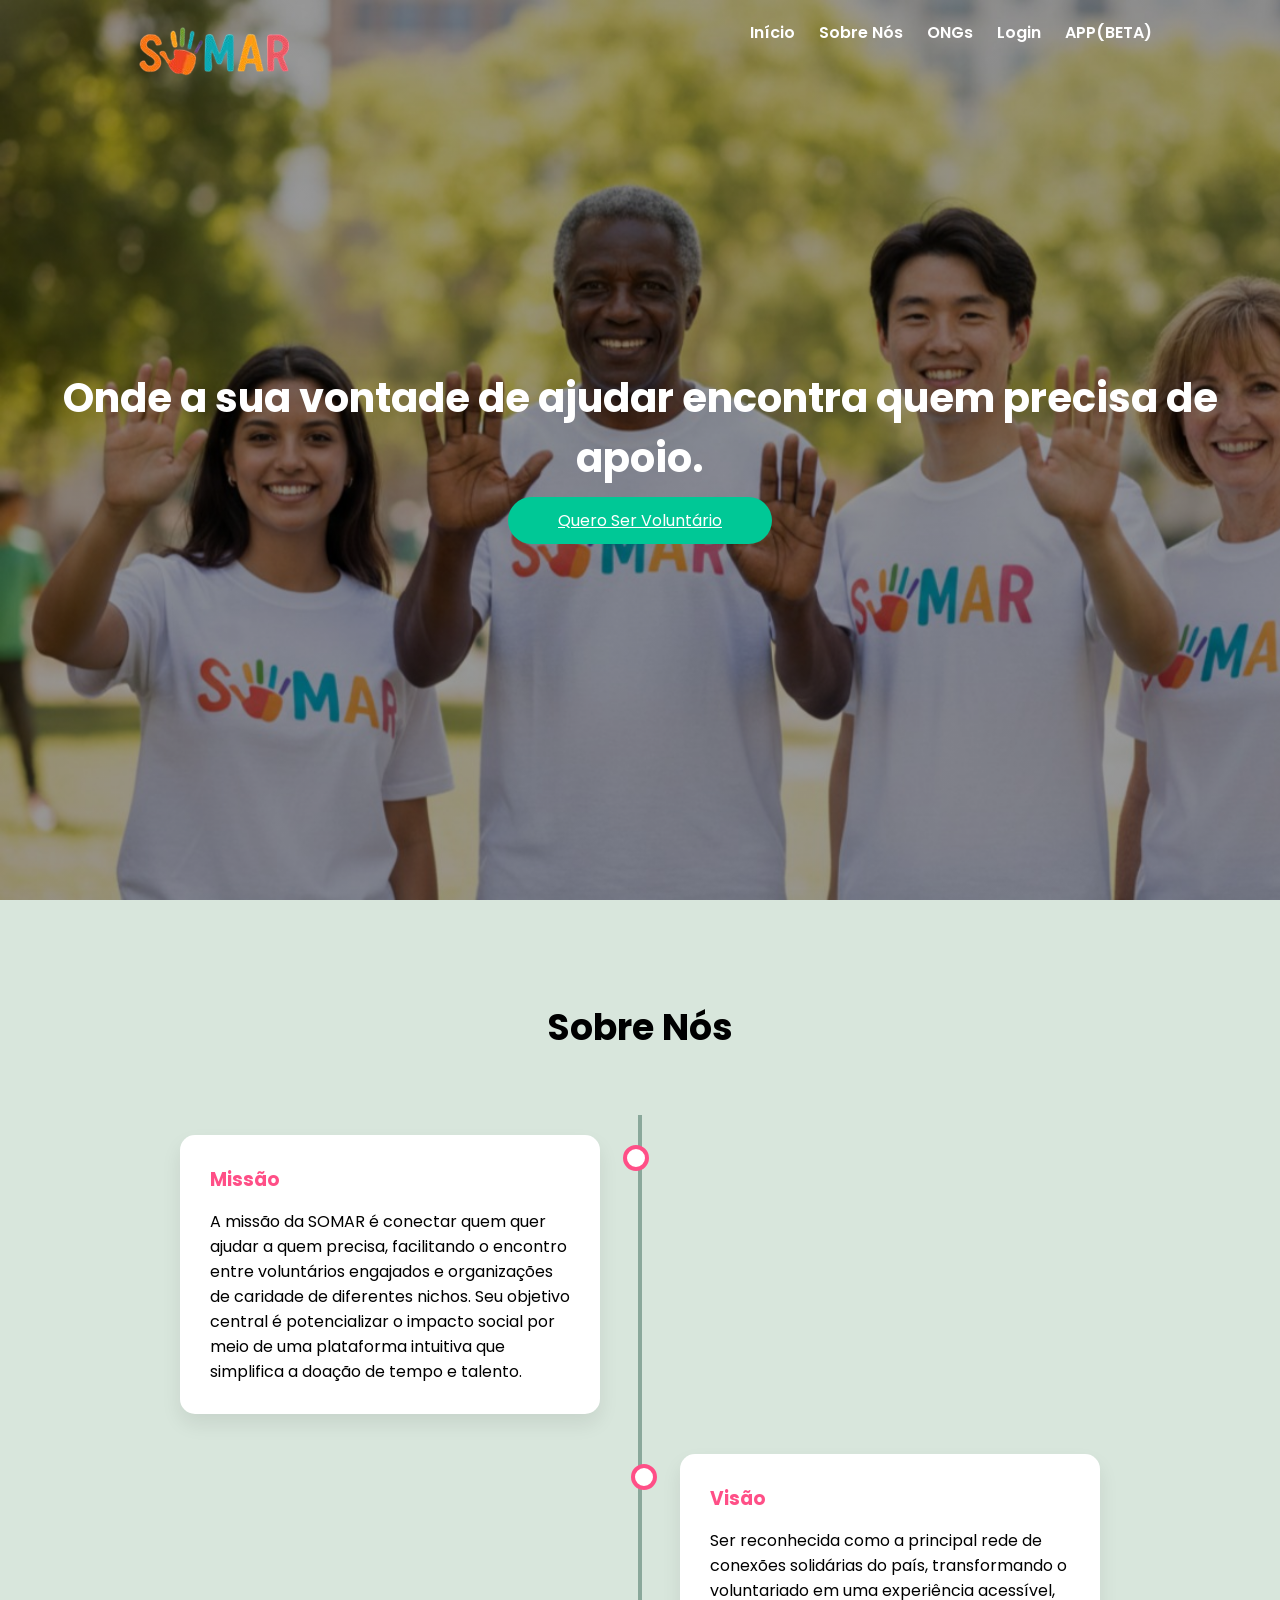
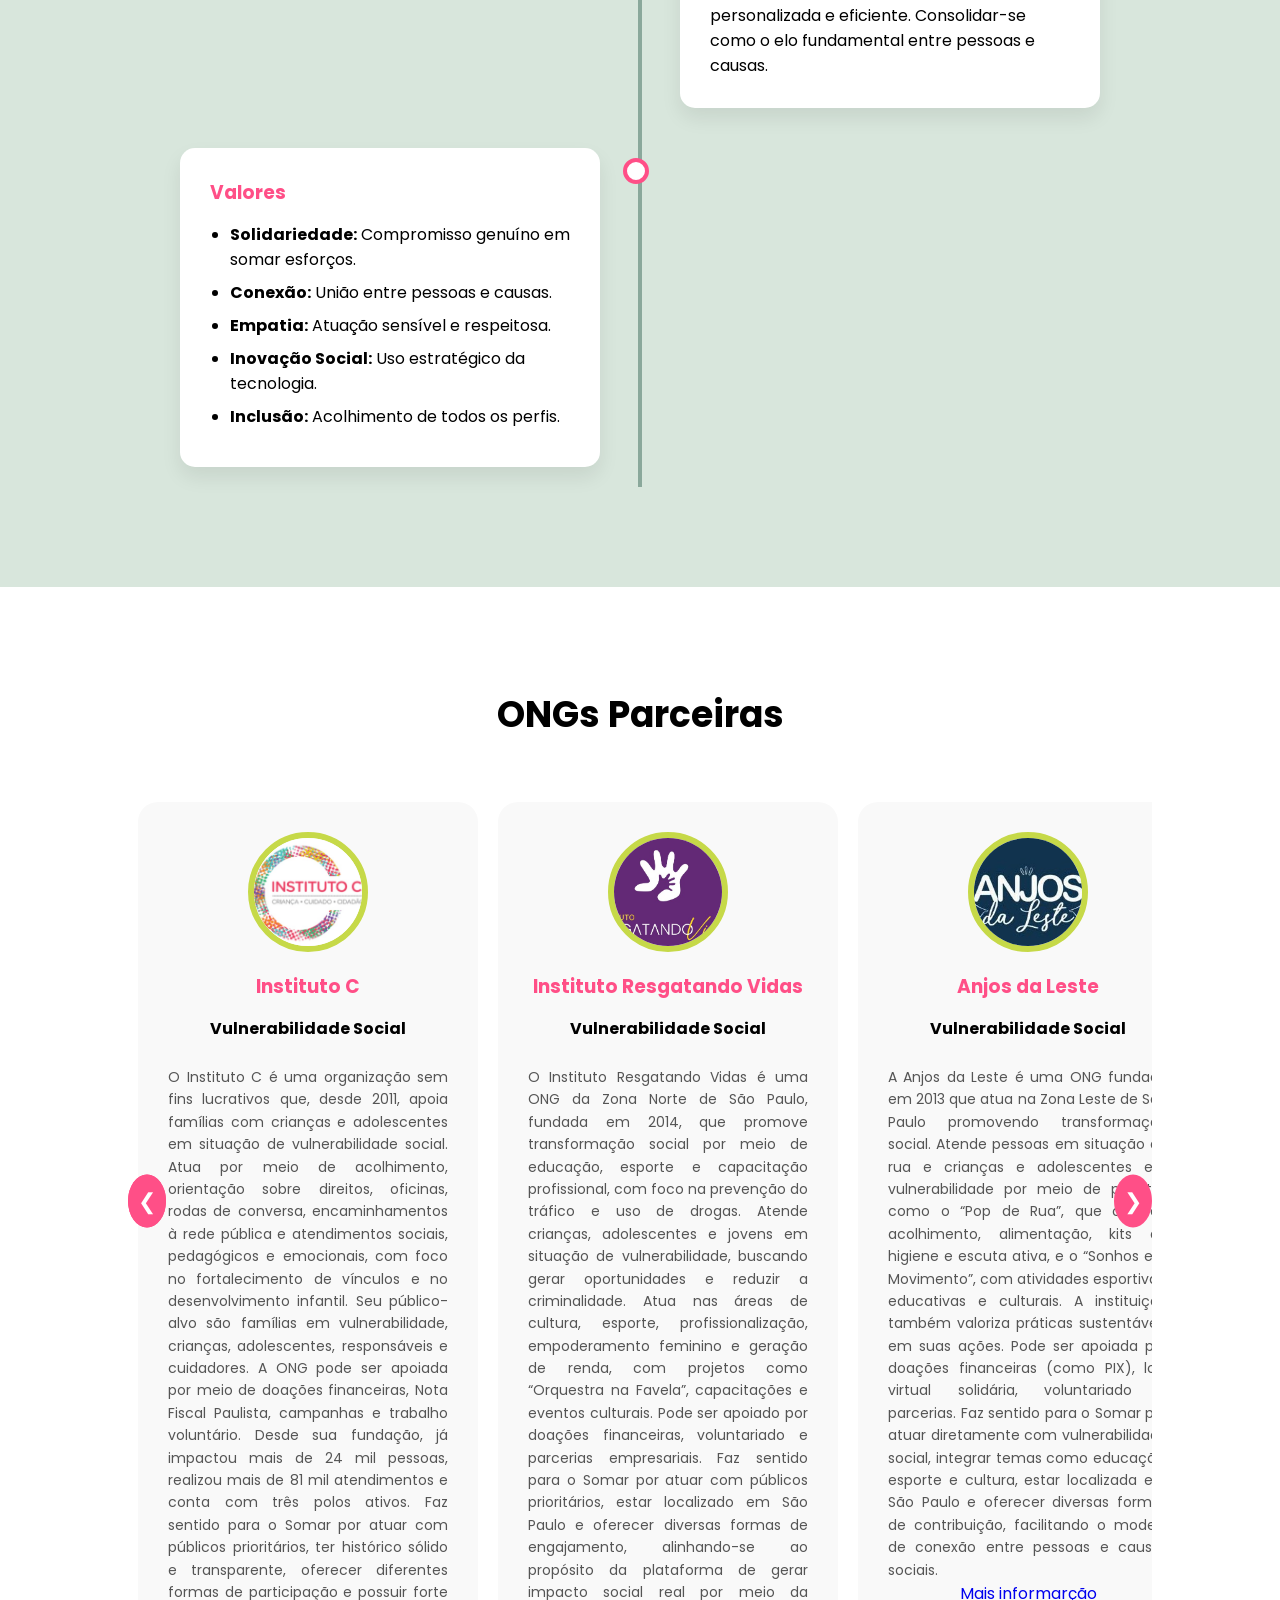
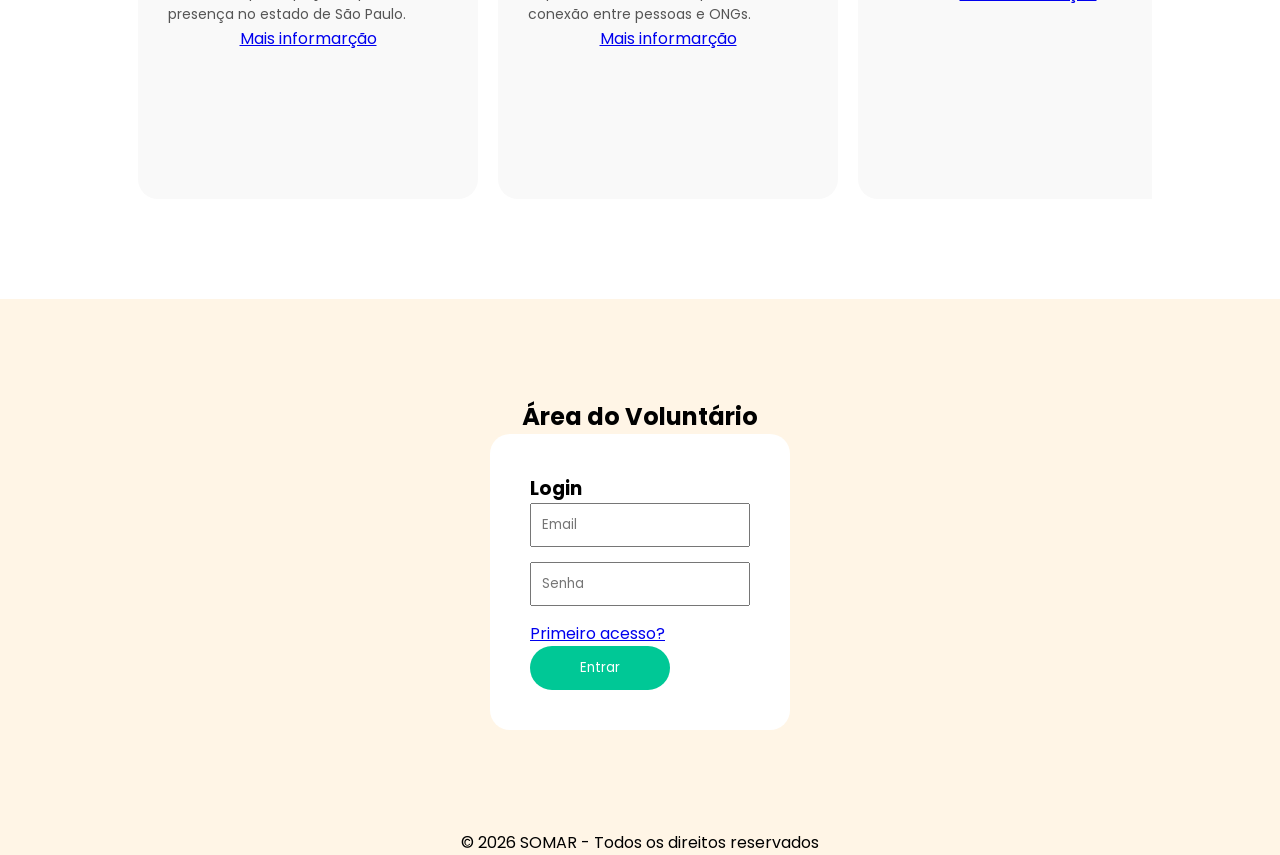
<file: SOMAR-site/somarsiteoficial/index.html>
<!doctype html>
<html lang="pt-br">
  <head>
    <meta charset="UTF-8" />
    <title>SOMAR - Conectando Solidariedade</title>
    <link rel="stylesheet" href="style.css" />
    <link
      href="https://fonts.googleapis.com/css2?family=Poppins:wght@300;400;600;700&display=swap"
      rel="stylesheet"
    />
    <link href="app.html" rel="stylesheet" />
  </head>
  <body>
    <header id="header">
      <div class="logo">
        <img src="images/logo.png" />
      </div>
      <nav>
        <a href="#inicio" class="nav-link">Início</a>
        <a href="#sobre" class="nav-link">Sobre Nós</a>
        <a href="#ongs" class="nav-link">ONGs</a>
        <a href="#login" class="nav-link">Login</a>
        <a href="app.html" class="nav-link">APP(BETA)</a>
      </nav>
    </header>

    <section id="inicio" class="hero">
      <div class="hero-text">
        <h1>Onde a sua vontade de ajudar encontra quem precisa de apoio.</h1>
        <a href="#login" class="btn">Quero Ser Voluntário</a>
      </div>
    </section>

    <section id="sobre" class="sobre-timeline">
      <h2 class="titulo-sobre">Sobre Nós</h2>

      <div class="timeline">
        <div class="container left">
          <div class="content">
            <h3>Missão</h3>
            <p>
              A missão da SOMAR é conectar quem quer ajudar a quem precisa,
              facilitando o encontro entre voluntários engajados e organizações
              de caridade de diferentes nichos. Seu objetivo central é
              potencializar o impacto social por meio de uma plataforma
              intuitiva que simplifica a doação de tempo e talento.
            </p>
          </div>
        </div>

        <div class="container right">
          <div class="content">
            <h3>Visão</h3>
            <p>
              Ser reconhecida como a principal rede de conexões solidárias do
              país, transformando o voluntariado em uma experiência acessível,
              personalizada e eficiente. Consolidar-se como o elo fundamental
              entre pessoas e causas.
            </p>
          </div>
        </div>

        <div class="container left">
          <div class="content">
            <h3>Valores</h3>
            <ul>
              <li>
                <strong>Solidariedade:</strong> Compromisso genuíno em somar
                esforços.
              </li>
              <li><strong>Conexão:</strong> União entre pessoas e causas.</li>
              <li><strong>Empatia:</strong> Atuação sensível e respeitosa.</li>
              <li>
                <strong>Inovação Social:</strong> Uso estratégico da tecnologia.
              </li>
              <li>
                <strong>Inclusão:</strong> Acolhimento de todos os perfis.
              </li>
            </ul>
          </div>
        </div>
      </div>
    </section>

    <section id="ongs" class="ongs-section">
      <h2 class="titulo-ongs">ONGs Parceiras</h2>

      <div class="carousel-wrapper">
        <button class="carousel-btn prev" onclick="moveCarousel(-1)">❮</button>

        <div class="carousel-track" id="carouselTrack">
          <div class="ong-card">
            <div class="ong-img">
              <img src="images/c.png" alt="" />
            </div>
            <h3>Instituto C</h3>
            <h4>Vulnerabilidade Social</h4>
            <br />
            <p>
              O Instituto C é uma organização sem fins lucrativos que, desde
              2011, apoia famílias com crianças e adolescentes em situação de
              vulnerabilidade social. Atua por meio de acolhimento, orientação
              sobre direitos, oficinas, rodas de conversa, encaminhamentos à
              rede pública e atendimentos sociais, pedagógicos e emocionais, com
              foco no fortalecimento de vínculos e no desenvolvimento infantil.
              Seu público-alvo são famílias em vulnerabilidade, crianças,
              adolescentes, responsáveis e cuidadores. A ONG pode ser apoiada
              por meio de doações financeiras, Nota Fiscal Paulista, campanhas e
              trabalho voluntário. Desde sua fundação, já impactou mais de 24
              mil pessoas, realizou mais de 81 mil atendimentos e conta com três
              polos ativos. Faz sentido para o Somar por atuar com públicos
              prioritários, ter histórico sólido e transparente, oferecer
              diferentes formas de participação e possuir forte presença no
              estado de São Paulo.
            </p>
            <a href="https://institutoc.org.br/">Mais informarção</a>
          </div>

          <div class="ong-card">
            <div class="ong-img">
              <img src="images/vidas.png" alt="" />
            </div>
            <h3>Instituto Resgatando Vidas</h3>
            <h4>Vulnerabilidade Social</h4>
            <br />
            <p>
              O Instituto Resgatando Vidas é uma ONG da Zona Norte de São Paulo,
              fundada em 2014, que promove transformação social por meio de
              educação, esporte e capacitação profissional, com foco na
              prevenção do tráfico e uso de drogas. Atende crianças,
              adolescentes e jovens em situação de vulnerabilidade, buscando
              gerar oportunidades e reduzir a criminalidade. Atua nas áreas de
              cultura, esporte, profissionalização, empoderamento feminino e
              geração de renda, com projetos como “Orquestra na Favela”,
              capacitações e eventos culturais. Pode ser apoiado por doações
              financeiras, voluntariado e parcerias empresariais. Faz sentido
              para o Somar por atuar com públicos prioritários, estar localizado
              em São Paulo e oferecer diversas formas de engajamento,
              alinhando-se ao propósito da plataforma de gerar impacto social
              real por meio da conexão entre pessoas e ONGs.
            </p>
            <a href="https://www.institutoresgatandovidas.org.br/"
              >Mais informarção</a
            >
          </div>

          <div class="ong-card">
            <div class="ong-img">
              <img src="images/leste.png" alt="" />
            </div>
            <h3>Anjos da Leste</h3>
            <h4>Vulnerabilidade Social</h4>
            <br />
            <p>
              A Anjos da Leste é uma ONG fundada em 2013 que atua na Zona Leste
              de São Paulo promovendo transformação social. Atende pessoas em
              situação de rua e crianças e adolescentes em vulnerabilidade por
              meio de projetos como o “Pop de Rua”, que oferece acolhimento,
              alimentação, kits de higiene e escuta ativa, e o “Sonhos em
              Movimento”, com atividades esportivas, educativas e culturais. A
              instituição também valoriza práticas sustentáveis em suas ações.
              Pode ser apoiada por doações financeiras (como PIX), loja virtual
              solidária, voluntariado e parcerias. Faz sentido para o Somar por
              atuar diretamente com vulnerabilidade social, integrar temas como
              educação, esporte e cultura, estar localizada em São Paulo e
              oferecer diversas formas de contribuição, facilitando o modelo de
              conexão entre pessoas e causas sociais.
            </p>
            <a href="https://www.anjosdaleste.org.br/">Mais informarção</a>
          </div>

          <div class="ong-card">
            <div class="ong-img">
              <img src="images/ameo.png" alt="" />
            </div>
            <h3>ASSOCIAÇÃO DA MEDULA ÓSSEA</h3>
            <h4>Saúde</h4>
            <br />
            <p>
              A AMEO (Associação da Medula Óssea) é uma ONG fundada em 2002 que
              atua na conscientização sobre a doação de medula óssea e no
              incentivo ao cadastro de doadores no REDOME. Atende pacientes com
              doenças do sangue, além de familiares e cuidadores, oferecendo
              suporte durante o tratamento. Mantém a “Casinha da AMEO”, que
              oferece hospedagem e acolhimento para pacientes que precisam se
              deslocar para realizar o transplante. Também desenvolve programas
              educativos, capacitação de profissionais e ações para ampliar o
              número de doadores voluntários. Pode ser apoiada por doações
              financeiras, doação de itens para a Casa de Apoio, voluntariado e
              parcerias com empresas. Seu impacto inclui o fortalecimento do
              registro nacional de doadores e o apoio direto a pacientes em
              tratamento. Faz sentido para o Somar por estar localizada em São
              Paulo, ter causa específica e relevante na área da saúde, oferecer
              diferentes formas de engajamento e possuir histórico sólido,
              reforçando a credibilidade da plataforma.
            </p>
            <a href="https://ameo.org.br/">Mais informarção</a>
          </div>

          <div class="ong-card">
            <div class="ong-img">
              <img src="images/cabelegria.png" alt="" />
            </div>
            <h3>CABELEGRIA</h3>
            <h4>Saúde</h4>
            <br />
            <p>
              A Cabelegria é uma ONG que arrecada doações de cabelo para
              produzir e distribuir perucas gratuitas a crianças e mulheres com
              câncer e outras condições que causam queda de cabelo, como
              alopécia e escalpelamento. Suas ações incluem a coleta de mechas
              de cabelo, confecção e entrega gratuita de perucas, campanhas como
              “Adote uma Peruca” e parcerias institucionais para viabilizar a
              produção. Também promove ações itinerantes para ampliar o acesso
              dos pacientes. Pode ser apoiada por doação de cabelo,
              contribuições financeiras, voluntariado e parcerias com empresas.
              Até 2023, já havia arrecadado mais de 420 mil doações de cabelo e
              doado mais de 13 mil perucas, contribuindo para a autoestima e
              qualidade de vida de pacientes em tratamento. Faz sentido para o
              Somar por unir saúde, apoio emocional e transformação social,
              ampliando as possibilidades de engajamento e impacto dentro da
              plataforma.
            </p>
            <a href="https://www.cabelegria.org/">Mais informarção</a>
          </div>

          <div class="ong-card">
            <div class="ong-img">
              <img src="images/sorrir.png" alt="" />
            </div>
            <h3>INSTITUTO SORRIR PARA A VIDA</h3>
            <h4>Saúde</h4>
            <br />
            <p>
              A instituição atende pessoas em situação de vulnerabilidade
              social, especialmente pacientes com câncer e pessoas com
              deficiência que necessitam de tratamento odontológico
              especializado e gratuito. Oferece assistência clínico-odontológica
              com equipe 100% voluntária, garantindo acesso à saúde bucal de
              qualidade para quem geralmente não teria condições de pagar. Pode
              ser apoiada por doações financeiras (PIX, boleto), doação de
              cupons fiscais e voluntariado de dentistas, além de parcerias.
              Fundada em 2007, já realizou diversos atendimentos a pacientes
              vulneráveis. Faz sentido para o Somar por atuar na área da saúde,
              atender público prioritário, oferecer diferentes formas de
              engajamento e estar localizada em São Paulo, facilitando a conexão
              na plataforma.
            </p>
            <a href="https://www.sorrirparavida.org.br/">Mais informarção</a>
          </div>
        </div>

        <!-- <button class="carousel-btn next" onclick="moveCarousel(1)">❯</button> -->

        <button class="carousel-btn prev" onclick="moveCarousel(-1)">❮</button>
        <button class="carousel-btn next" onclick="moveCarousel(1)">❯</button>
      </div>
    </section>

    <section id="login" class="login">
      <h2>Área do Voluntário</h2>

      <div class="form-container">
        <div class="form-box">
          <h3>Login</h3>
          <input type="email" placeholder="Email" />
          <input type="password" placeholder="Senha" />
          <a href="cadastro.html">Primeiro acesso?</a>
          <button class="btn">Entrar</button>
        </div>
      </div>
    </section>

    <footer>
      <p>© 2026 SOMAR - Todos os direitos reservados</p>
    </footer>

    <script src="script.js"></script>
  </body>
</html>
</file>
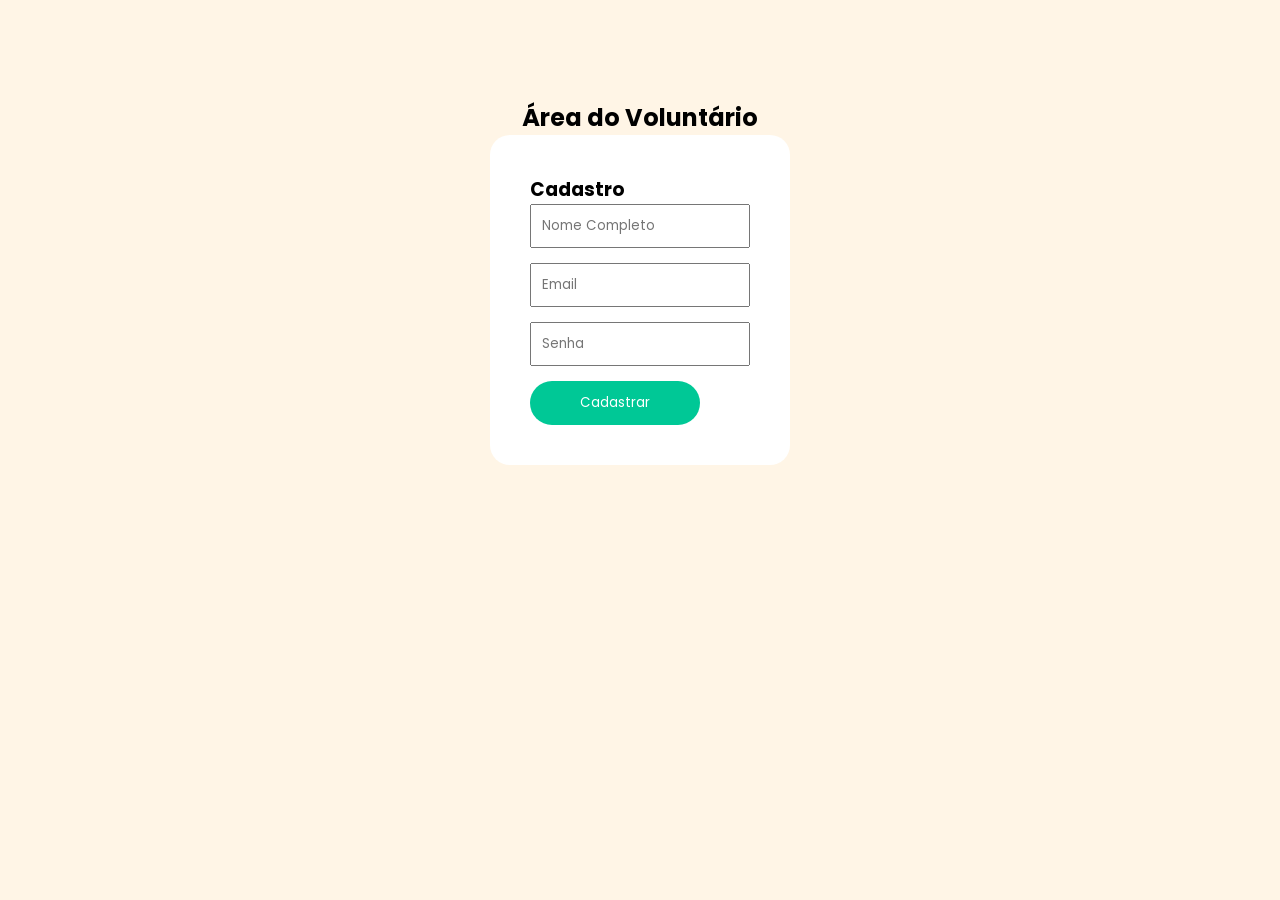
<file: SOMAR-site/somarsiteoficial/cadastro.html>
<!DOCTYPE html>
<html lang="pt-br">
<head>
    <meta charset="UTF-8">
    <title>SOMAR - Cadastro</title>
    <link rel="stylesheet" href="style.css">
    <link href="https://fonts.googleapis.com/css2?family=Poppins:wght@300;400;600;700&display=swap" rel="stylesheet">
</head>
<body>
	<main>
		<section id="login" class="login">
		    <h2>Área do Voluntário</h2>

		    <div class="form-container">
		        <div class="form-box">
		            <h3>Cadastro</h3>
		            <input type="text" placeholder="Nome Completo">
		            <input type="email" placeholder="Email">
		            <input type="password" placeholder="Senha">
		            <button class="btn">Cadastrar</button>
		        </div>
		    </div>
		</section>
	</main>

</body>
</html>
</file>
<file: SOMAR-site/somarsiteoficial/style.css>
* {
    margin: 0;
    padding: 0;
    box-sizing: border-box;
    font-family: 'Poppins', sans-serif;
}

body {
    background: #fff5e6;
}
/*inicio cabecaho*/
.logo{
    border-radius: 16px;

}
header {
    position: fixed;
    width: 100%;
    display: flex;
    justify-content: space-between;
    padding: 20px 10%;
    z-index: 1000;
    transition: 0.3s;
}

/* Cor padrão (início) */
header .nav-link {
    color: white;
    text-decoration: none;
    margin-left: 20px;
    font-weight: 600;
    transition: 0.3s;
}

/* Quando rolar */
header.scrolled {
    background: white;
    box-shadow: 0 5px 20px rgba(0,0,0,0.05);
}

header.scrolled .nav-link {
    color: #333;
}


.hero {
    height: 100vh;
    background: linear-gradient(rgba(0,0,0,0.4), rgba(0,0,0,0.4)),
    url('images/somar.jpeg');
    background-size: cover;
    display: flex;
    align-items: center;
    justify-content: center;
    text-align: center;
    color: white;
}

.hero h1 {
    font-size: 40px;
    margin-bottom: 20px;
}

.btn {
    padding: 12px 50px;
    background: #00c896;
    color: white;
    border: none;
    cursor: pointer;
    border-radius: 30px;
}
/*fim cabecalho*/

/*inicio sobre nos*/
.sobre-timeline {
    background: #d8e6dc;
    padding: 100px 10%;
    position: relative;
}

.titulo-sobre {
    text-align: center;
    font-size: 36px;
    margin-bottom: 60px;
}

.timeline {
    position: relative;
    max-width: 1000px;
    margin: auto;
}

.timeline::after {
    content: '';
    position: absolute;
    width: 4px;
    background-color: #8aa89b;
    top: 0;
    bottom: 0;
    left: 50%;
    margin-left: -2px;
}

.container {
    padding: 20px 40px;
    position: relative;
    width: 50%;
}

.container.left {
    left: 0;
}

.container.right {
    left: 50%;
}

.container::after {
    content: '';
    position: absolute;
    width: 18px;
    height: 18px;
    right: -9px;
    background-color: white;
    border: 4px solid #ff4f87;
    top: 30px;
    border-radius: 50%;
    z-index: 1;
}

.container.right::after {
    left: -9px;
}

.content {
    background: white;
    padding: 30px;
    border-radius: 15px;
    box-shadow: 0 10px 20px rgba(0,0,0,0.08);
}

.content h3 {
    margin-bottom: 15px;
    color: #ff4f87;
}

.content ul {
    padding-left: 20px;
}

.content li {
    margin-bottom: 8px;
}

/*fim da area sobre nos*/



.sobre, .ongs, .login {
    padding: 100px 10%;
}

/*inicio das ongs*/
.ongs-section {
    padding: 100px 10%;
    background: #ffffff;
    text-align: center;
}

.titulo-ongs {
    font-size: 36px;
    margin-bottom: 60px;
}

.carousel-wrapper {
    position: relative;
    width: 100%;
    max-width: 1200px;
    margin: auto;
    overflow: hidden;
}

.carousel-track {
    display: flex;
    transition: transform 0.5s ease-in-out;
}

.ong-card {
    min-width: 340px;
    margin: 0 10px;
    padding: 30px;
    background: #f9f9f9;
    border-radius: 20px;
    text-align: center;
    transition: 0.3s;
}

.ong-card:hover {
    transform: translateY(-10px);
    box-shadow: 0 15px 30px rgba(0,0,0,0.1);
}

.ong-img {
    width: 120px;
    height: 120px;
    margin: 0 auto 20px auto;
    border-radius: 50%;
    border: 6px solid #c6d948;
    overflow: hidden;
    background: white;
}

.ong-img img {
    width: 100%;
    height: 100%;
    object-fit: cover;
}

.ong-card h3 {
    margin-bottom: 15px;
    color: #ff4f87;
}

.ong-card p {
    font-size: 14px;
    color: #555;
    line-height: 1.6;
    text-align: justify;
}

.carousel-btn {
    position: absolute;
    top: 40%;
    transform: translateY(-50%);
    background: #ff4f87;
    border: none;
    color: white;
    font-size: 22px;
    padding: 10px 15px;
    cursor: pointer;
    border-radius: 50%;
    z-index: 10;
}

.carousel-btn.prev {
    left: 0;
}

.carousel-btn.next {
    right: 0;
}

.prev, .next {
    position: absolute;
    top: 40%;
    background: #ff4f87;
    color: white;
    border: none;
    padding: 10px;
    cursor: pointer;
}

.prev { left: 0; }
.next { right: 0; }

/*fim das ongs*/
/*login  cadastro*/
.form-container {
    display: flex;
    gap: 40px;
    justify-content: center;
}
.login h2{
    text-align: center;
}
.form-box {
    background: white;
    padding: 40px;
    border-radius: 20px;
    width: 300px;

}

.form-box input {
    width: 100%;
    padding: 10px;
    margin-bottom: 15px;
}
footer{
    text-align: center;
}
</file>
